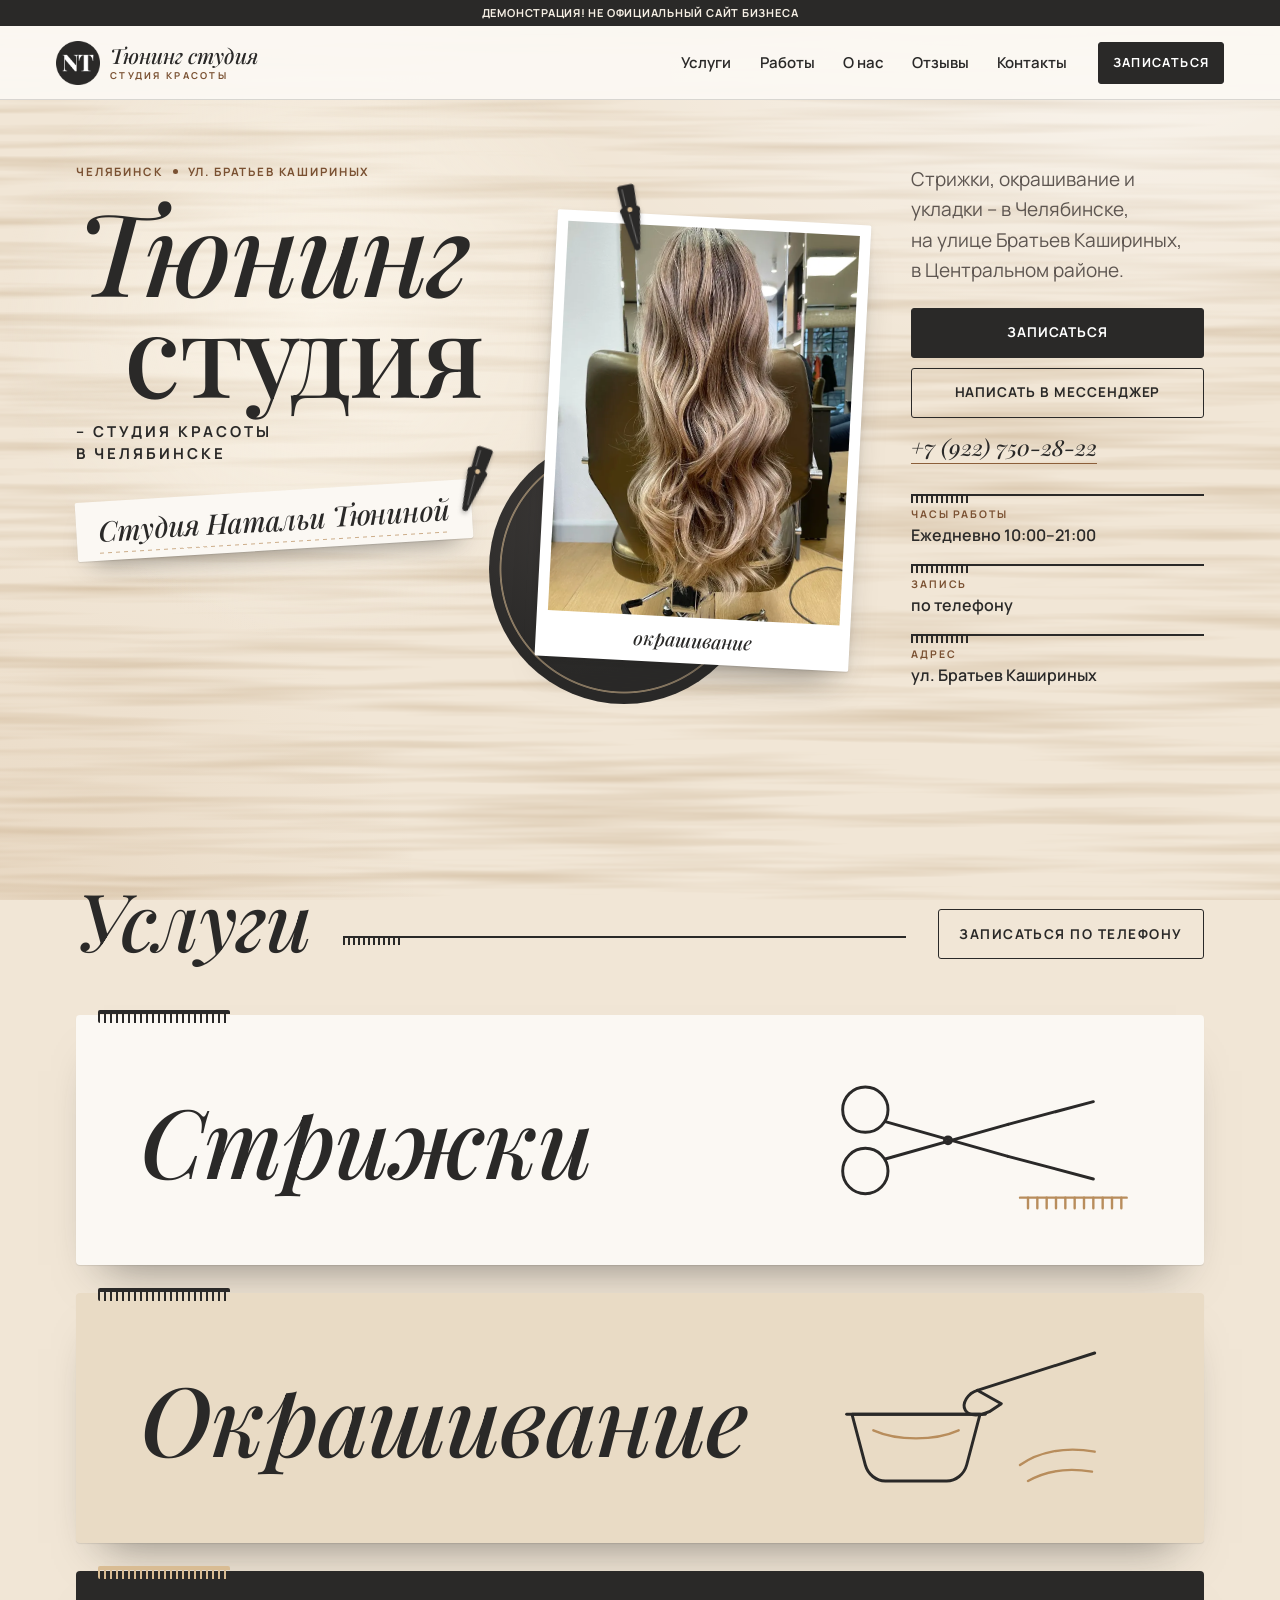
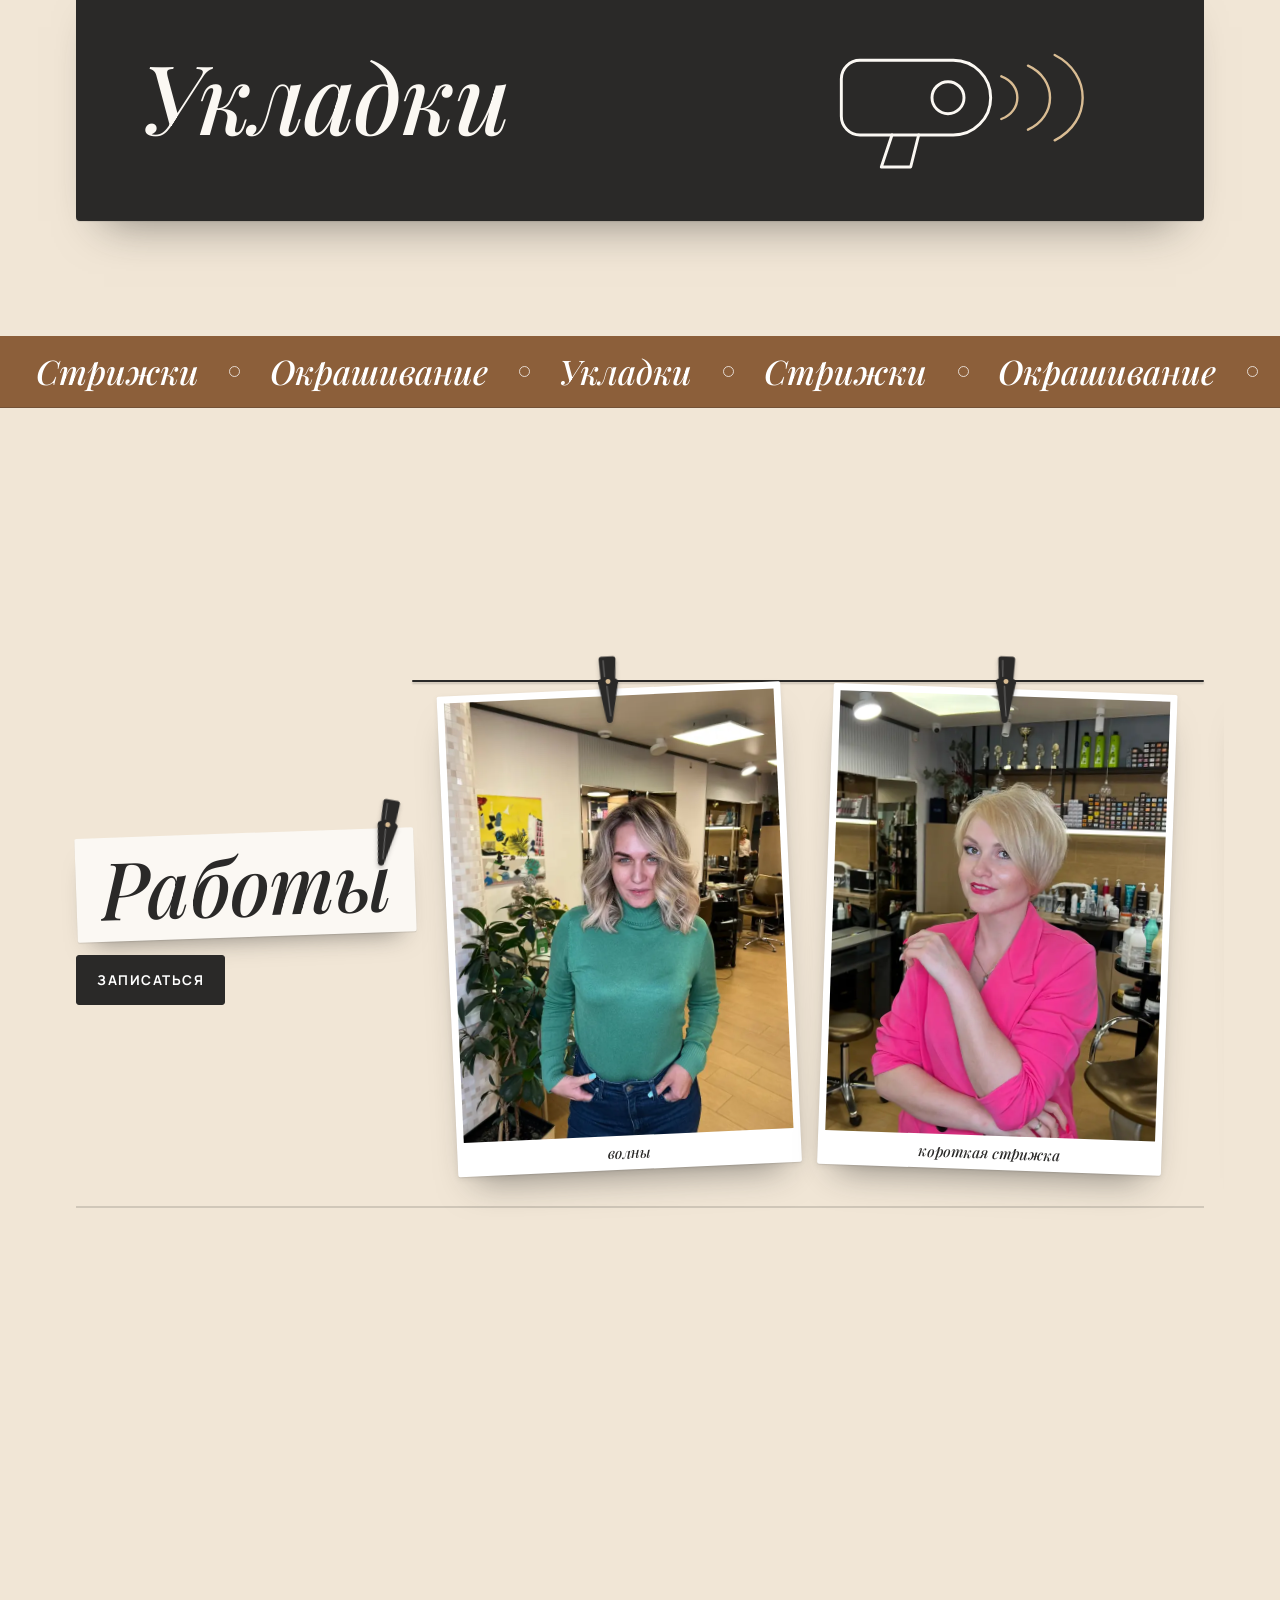
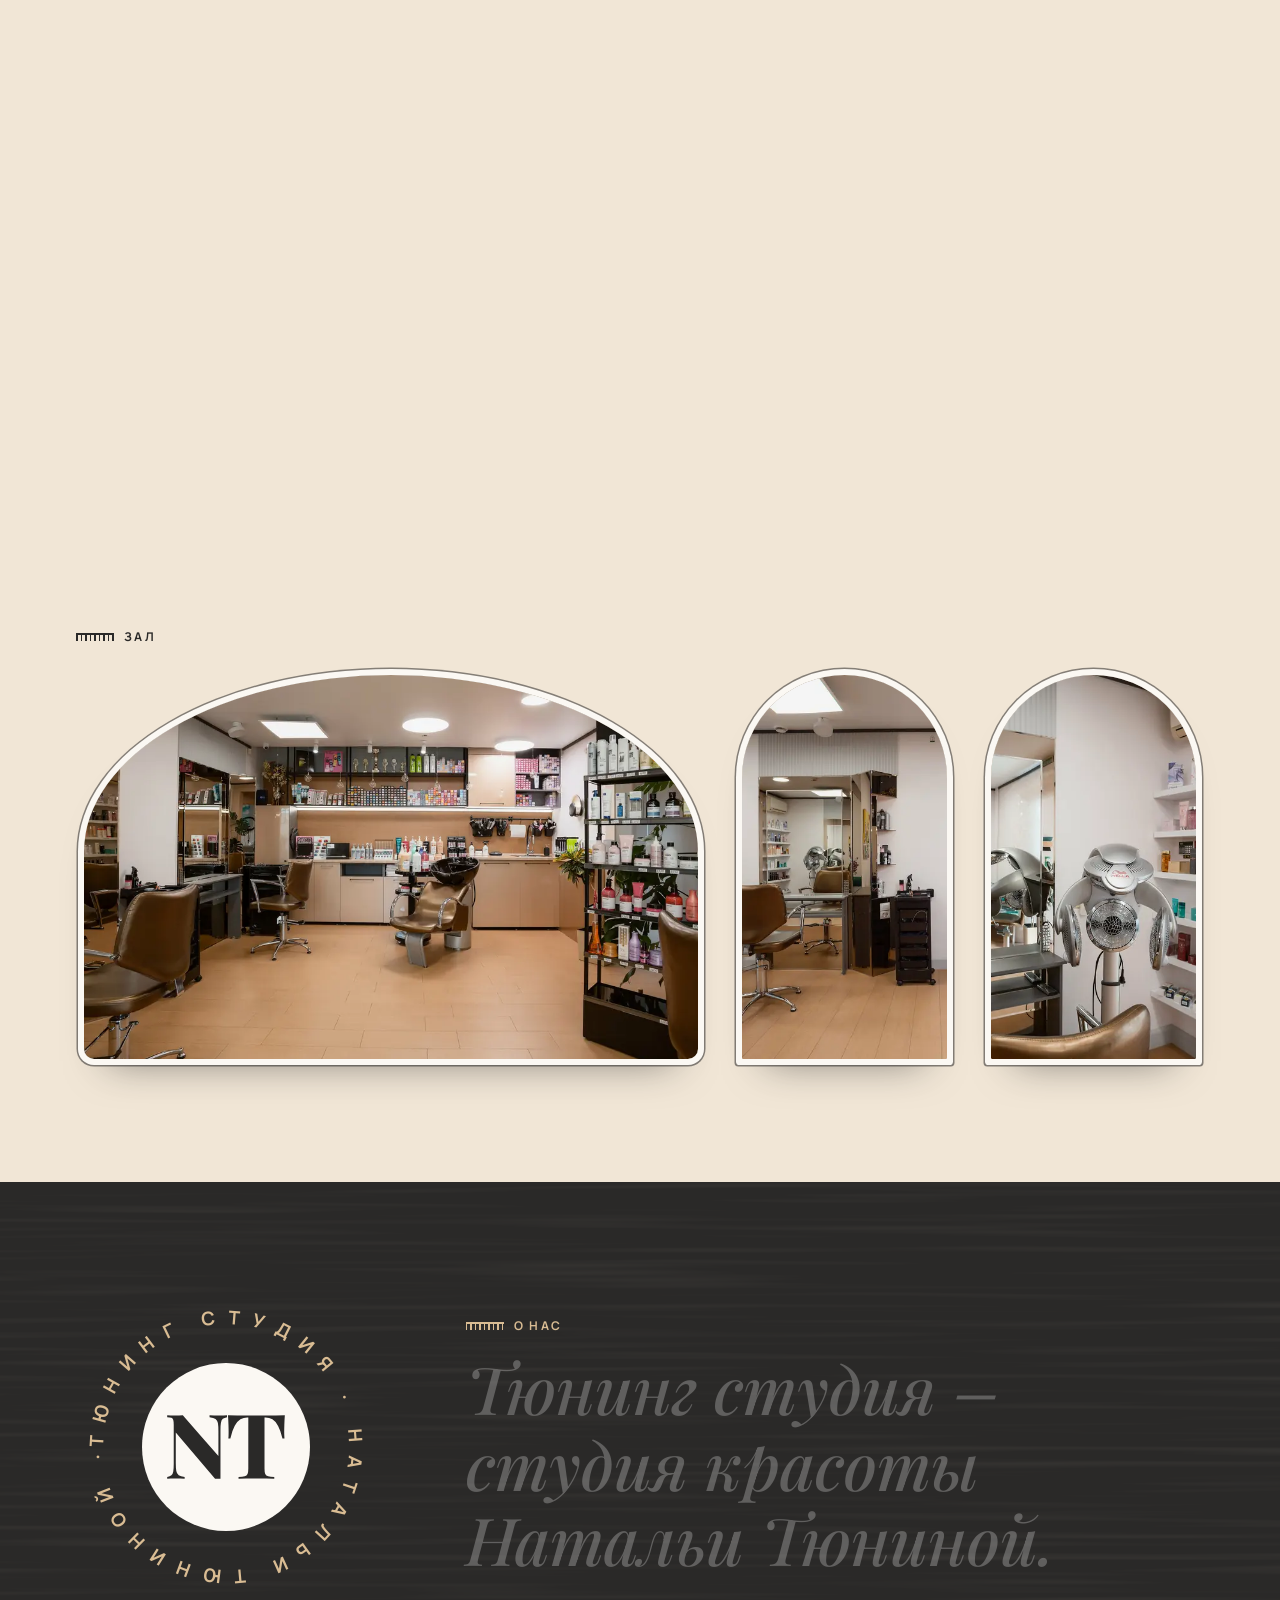
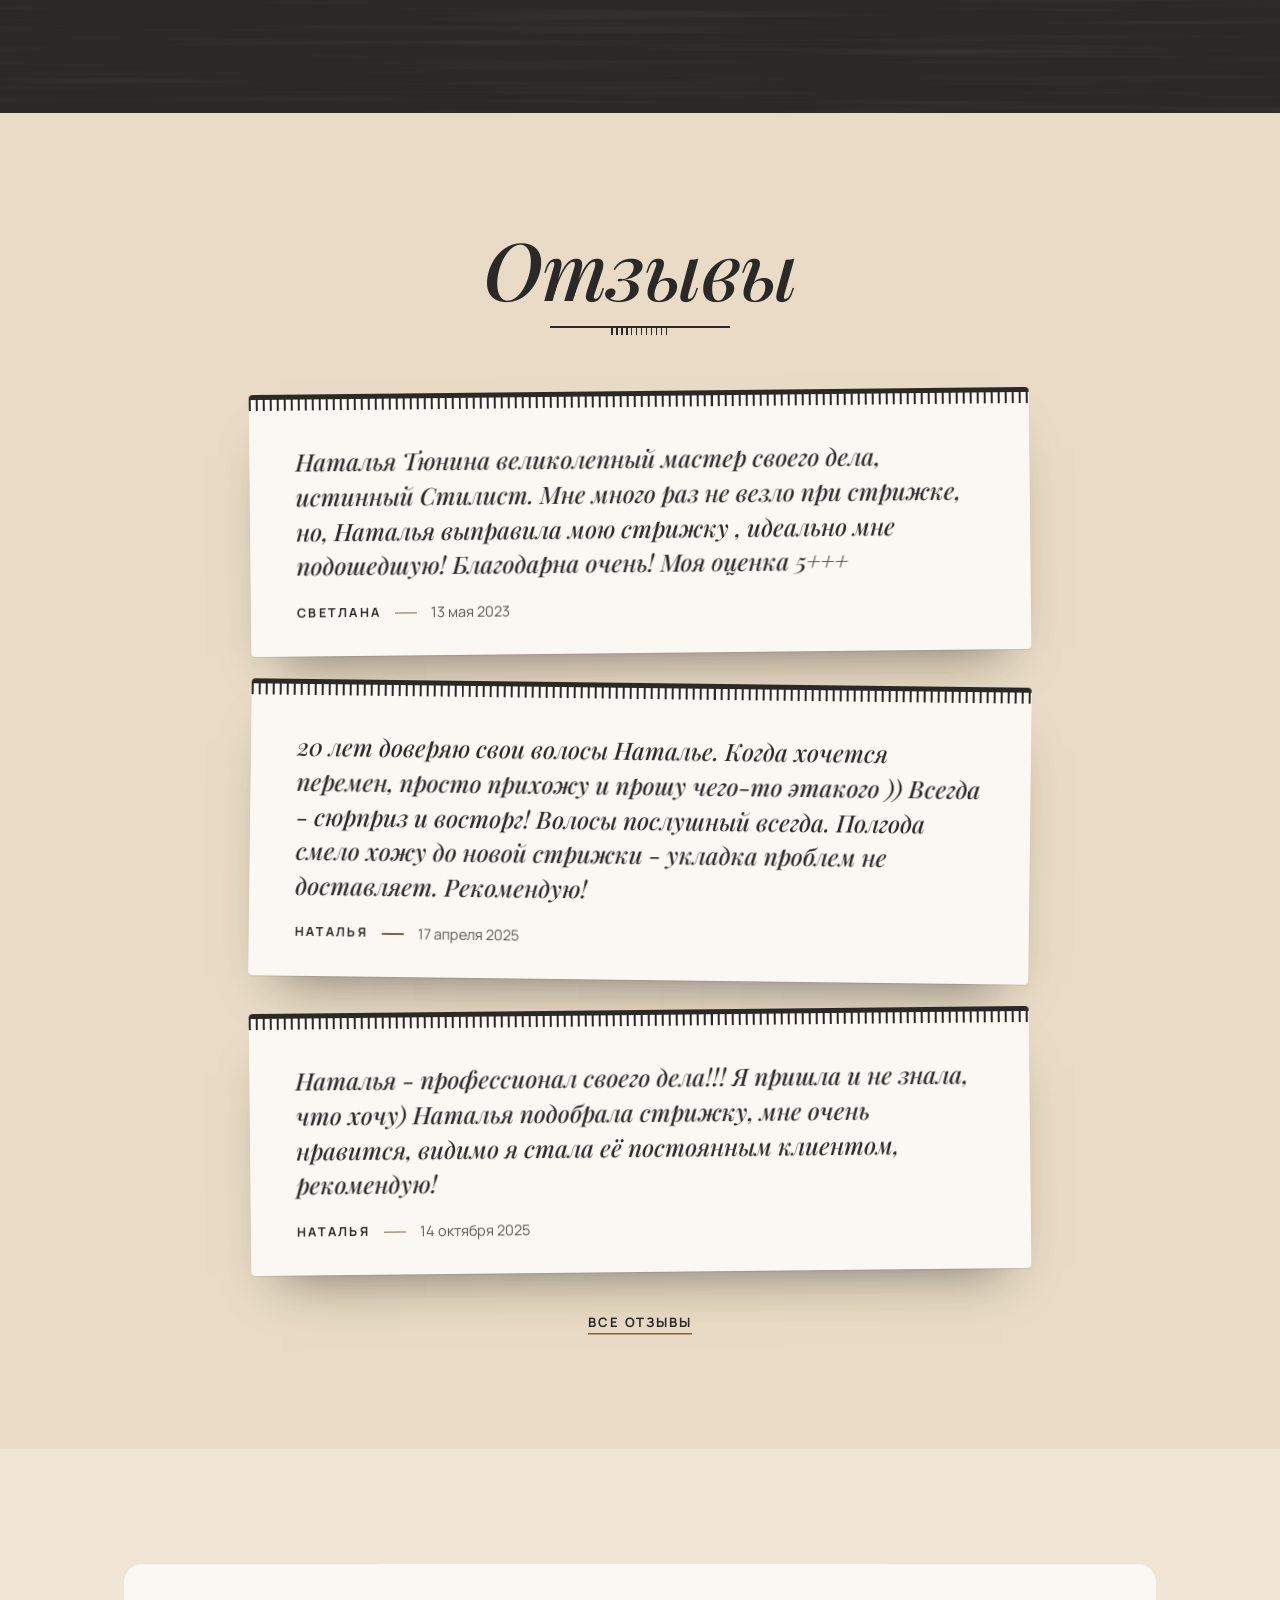
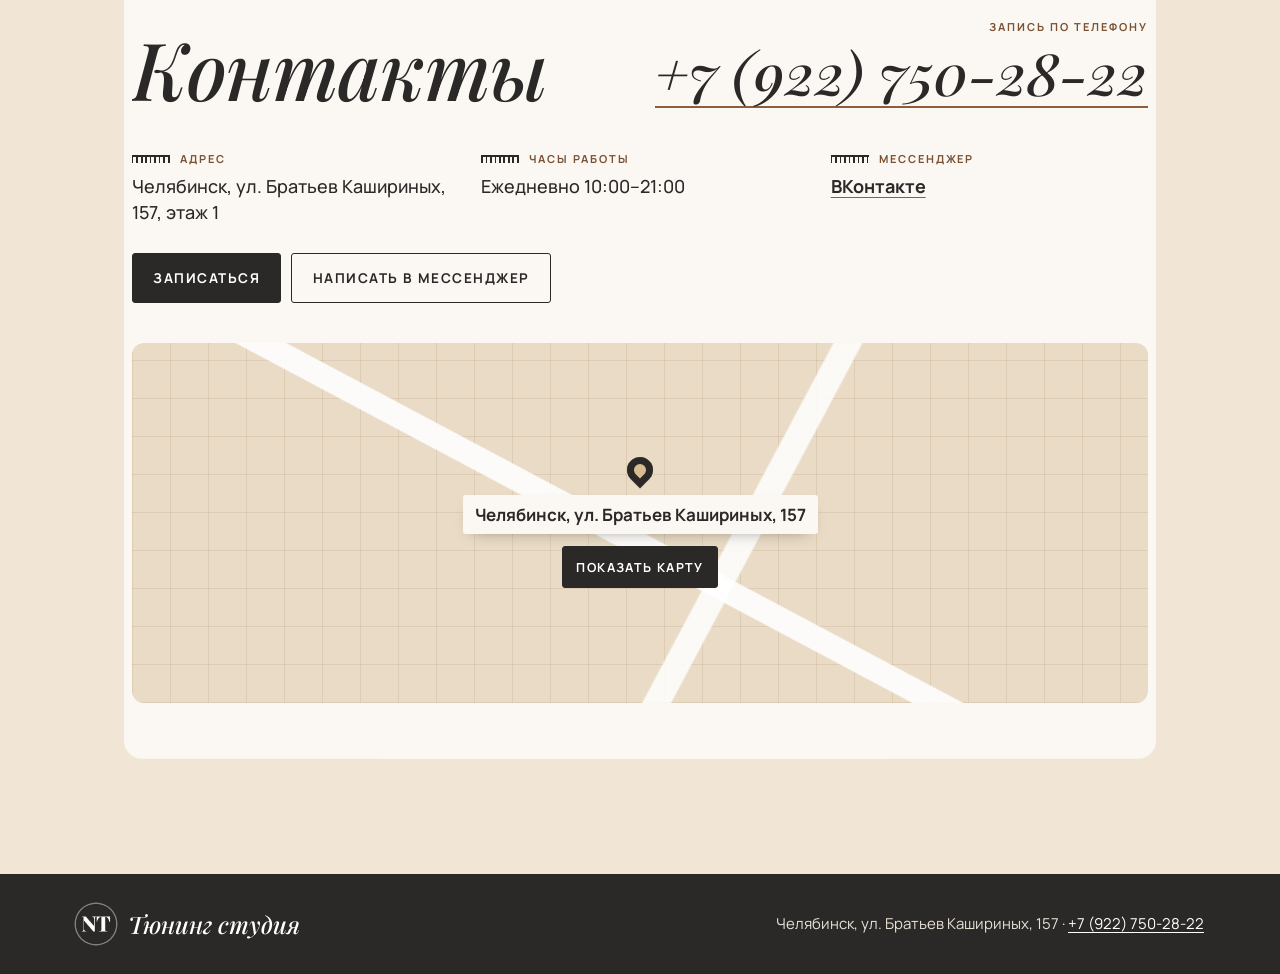
<file: index.html>
<!DOCTYPE html>
<html lang="ru">
<head>
<meta charset="utf-8">
<meta name="viewport" content="width=device-width, initial-scale=1.0">
<meta name="robots" content="noindex, nofollow">
<title>Тюнинг студия · студия красоты в Челябинске</title>
<meta name="description" content="Тюнинг студия · студия красоты Натальи Тюниной в Челябинске: стрижки, окрашивание и укладки на улице Братьев Кашириных. Запись по телефону, ежедневно.">
<meta name="theme-color" content="#2a2928">
<link rel="icon" sizes="any" href="logos/favicon.ico">
<link rel="icon" type="image/png" sizes="32x32" href="logos/favicon-32x32.png">
<link rel="apple-touch-icon" sizes="180x180" href="logos/apple-touch-icon.png">
<link rel="preload" href="fonts/playfair-i500.woff2" as="font" type="font/woff2" crossorigin>
<link rel="preload" href="fonts/playfair-500.woff2" as="font" type="font/woff2" crossorigin>
<link rel="preload" href="fonts/manrope-var.woff2" as="font" type="font/woff2" crossorigin>
<link rel="stylesheet" href="css/fonts.css">
<link rel="stylesheet" href="css/styles.css">
<script>(function(h){if(window.matchMedia&&matchMedia('(prefers-reduced-motion: no-preference)').matches){h.classList.add('m-on');setTimeout(function(){if(!h.classList.contains('m-ready'))h.classList.remove('m-on')},2500)}})(document.documentElement)</script>
<script src="js/station.js" defer></script>
</head>
<body>
<a class="skip" href="#main">К содержанию</a>
<div class="board" aria-hidden="true"></div>
<div class="spot" aria-hidden="true"></div>
<svg class="sprite" aria-hidden="true" focusable="false">
  <symbol id="clip" viewBox="0 0 22 70"><path class="clip__body" d="M5.2 1.5h11.6c1.6 0 2.7 1.2 2.6 2.8l-1.1 19.4c3 1.2 3.3 3.6 2.3 5.6L13.9 66c-.6 2.6-5.2 2.6-5.8 0L1.4 29.3C.4 27.3.7 24.9 3.7 23.7L2.6 4.3C2.5 2.7 3.6 1.5 5.2 1.5z"/><path class="clip__shine" d="M7 5.5l.7 16M9.6 31l2.6 30"/><circle class="clip__pin" cx="11" cy="26.5" r="3.2"/></symbol>
  <symbol id="nt" viewBox="0 0 100 100"><circle cx="50" cy="50" r="50"/><path class="nt__l" transform="translate(13.27 68.9) scale(.0533)" d="M700.3995361328125 -708.0V-688.0Q669.5994873046875 -683.0000610351562 653.699462890625 -669.2001342773438Q637.7994384765625 -655.4002075195312 632.5994262695312 -626.2003479003906Q627.3994140625 -597.00048828125 627.3994140625 -544.000732421875V1.00006103515625Q614.1995239257812 -0.59991455078125 599.0996704101562 -0.59991455078125Q583.9998168945312 -0.59991455078125 566.7999877929688 1.00006103515625L128.4002685546875 -516.001953125V-179.9990234375Q128.4002685546875 -119.19940185546875 134.10028076171875 -86.6995849609375Q139.80029296875 -54.19976806640625 160.9002685546875 -40.099853515625Q182.000244140625 -25.99993896484375 227.400146484375 -20.0V0.0Q207.8001708984375 -2.0 176.40020751953125 -2.5Q145.000244140625 -3.0 117.4002685546875 -3.0Q94.80023193359375 -3.0 71.30020141601562 -2.5Q47.8001708984375 -2.0 32.400146484375 0.0V-20.0Q64.00018310546875 -25.99993896484375 79.50021362304688 -39.29986572265625Q95.000244140625 -52.59979248046875 100.20025634765625 -82.29965209960938Q105.4002685546875 -111.99951171875 105.4002685546875 -163.999267578125V-602.0Q105.4002685546875 -639.0 100.20025634765625 -656.5Q95.000244140625 -674.0 79.1002197265625 -680.5Q63.2001953125 -687.0 32.400146484375 -688.0V-708.0Q47.8001708984375 -707.0 71.30020141601562 -706.0Q94.80023193359375 -705.0 117.4002685546875 -705.0Q141.80023193359375 -705.0 165.00018310546875 -706.0Q188.20013427734375 -707.0 206.60009765625 -708.0L604.3994140625 -253.5986328125V-528.0009765625Q604.3994140625 -589.0006103515625 598.6994018554688 -621.4004211425781Q592.9993896484375 -653.8002319335938 572.2994079589844 -668.400146484375Q551.5994262695312 -683.0000610351562 505.3995361328125 -688.0V-708.0Q524.99951171875 -707.0 556.4994812011719 -706.0Q587.9994506835938 -705.0 615.3994140625 -705.0Q638.9994506835938 -705.0 662.0994873046875 -706.0Q685.1995239257812 -707.0 700.3995361328125 -708.0Z M1346.198974609375 -708.0Q1342.198974609375 -653.2002563476562 1340.698974609375 -602.1004943847656Q1339.198974609375 -551.000732421875 1339.198974609375 -524.0008544921875Q1339.198974609375 -502.40081787109375 1340.198974609375 -483.00079345703125Q1341.198974609375 -463.60076904296875 1342.198974609375 -450.000732421875H1319.198974609375Q1299.399169921875 -539.200439453125 1270.9994201660156 -590.5002746582031Q1242.5996704101562 -641.8001098632812 1207.3997497558594 -663.4000549316406Q1172.1998291015625 -685.0 1130.7994995117188 -685.0H1119.1988525390625V-113.60003662109375Q1119.1988525390625 -72.800048828125 1127.4988403320312 -52.800048828125Q1135.798828125 -32.800048828125 1159.3988037109375 -26.60003662109375Q1182.998779296875 -20.4000244140625 1228.19873046875 -20.0V0.0Q1194.9988403320312 -1.20001220703125 1139.3990783691406 -2.100006103515625Q1083.79931640625 -3.0 1023.599609375 -3.0Q964.9998168945312 -3.0 913.1000061035156 -2.100006103515625Q861.2001953125 -1.20001220703125 829.2003173828125 0.0V-20.0Q874.4002685546875 -20.4000244140625 898.000244140625 -26.60003662109375Q921.6002197265625 -32.800048828125 929.9002075195312 -52.800048828125Q938.2001953125 -72.800048828125 938.2001953125 -113.60003662109375V-685.0H926.5995483398438Q885.3992309570312 -685.0 850.0993041992188 -663.4000549316406Q814.7993774414062 -641.8001098632812 786.7996215820312 -590.9002685546875Q758.7998657226562 -540.0004272460938 738.2000732421875 -450.000732421875H715.2000732421875Q717.2000732421875 -463.60076904296875 717.7000732421875 -483.00079345703125Q718.2000732421875 -502.40081787109375 718.2000732421875 -524.0008544921875Q718.2000732421875 -551.000732421875 716.7000732421875 -602.1004943847656Q715.2000732421875 -653.2002563476562 711.2000732421875 -708.0Q758 -707 814.2998962402344 -706.0Q870.5997924804688 -705.0 926.9996948242188 -705.0Q983.3995971679688 -705.0 1029.1995239257812 -705.0Q1074.9994506835938 -705.0 1131.2993469238281 -705.0Q1187.5992431640625 -705.0 1243.9991455078125 -706.0Q1300.3990478515625 -707.0 1346.198974609375 -708.0Z"/></symbol>
</svg>

<div class="top" data-top>
  <p class="demo">ДЕМОНСТРАЦИЯ! НЕ ОФИЦИАЛЬНЫЙ САЙТ БИЗНЕСА</p>
  <header class="bar">
    <a class="sign" href="#top" aria-label="Тюнинг студия, в начало страницы">
      <img class="sign__mark" src="logos/logo.png" width="44" height="44" alt="">
      <span class="sign__txt" aria-hidden="true"><b>Тюнинг студия</b><small>студия красоты</small></span>
    </a>
    <nav class="nav" id="nav" aria-label="Разделы">
      <a href="#services">Услуги</a>
      <a href="#works">Работы</a>
      <a href="#about">О нас</a>
      <a href="#reviews">Отзывы</a>
      <a href="#contacts">Контакты</a>
    </nav>
    <a class="btn btn--sm bar__book" href="tel:+79227502822"><span>Записаться</span></a>
    <button class="burger" type="button" aria-expanded="false" aria-controls="nav" data-burger><span class="sr">Меню</span><i aria-hidden="true"></i></button>
  </header>
</div>
<div class="top-sp" aria-hidden="true"></div>

<main id="main">

<section class="hero" id="top" aria-labelledby="h1">
  <div class="wrap hero__in">
    <div class="hero__head">
      <p class="brow"><span>Челябинск</span><span>ул. Братьев Кашириных</span><span class="brow__x">Центральный район</span></p>
      <h1 id="h1" data-rv="w" data-hero="0"><span class="h1a">Тюнинг</span> <span class="h1b">студия</span> <span class="h1c">– студия красоты в&nbsp;Челябинске</span></h1>
      <p class="note" data-rv="note" data-hero="420"><svg class="note__clip" aria-hidden="true" focusable="false"><use href="#clip"/></svg><span>Студия Натальи Тюниной</span></p>
    </div>
    <div class="hero__act">
      <p class="lead">Стрижки, окрашивание и укладки – в&nbsp;Челябинске, на&nbsp;улице Братьев Кашириных, в&nbsp;Центральном районе.</p>
      <div class="cta">
        <a class="btn" href="tel:+79227502822"><span>Записаться</span></a>
        <a class="btn btn--line" href="https://vk.ru/tuningstudia" target="_blank" rel="noopener"><span>Написать в мессенджер</span></a>
      </div>
      <p class="hero__tel"><a href="tel:+79227502822">+7 (922) 750-28-22</a></p>
    </div>
    <figure class="hero__pic">
      <span class="disc" aria-hidden="true" data-rv="disc" data-hero="120"></span>
      <div class="tilt" data-tilt>
        <div class="pol pol--hero" data-rv="pin" data-hero="200" style="--rot:3deg">
          <svg class="pol__clip" aria-hidden="true" focusable="false"><use href="#clip"/></svg>
          <img src="img/work-blond-long.webp" width="719" height="960" alt="Длинные волнистые волосы с мягким переходом от тёмных корней к блонду, вид со спины" fetchpriority="high">
          <span class="pol__cap" aria-hidden="true">окрашивание</span>
        </div>
      </div>
    </figure>
    <ul class="facts">
      <li><span class="comb" data-rv="line" data-hero="100"></span><small>Часы работы</small>Ежедневно 10:00–21:00</li>
      <li><span class="comb" data-rv="line" data-hero="200"></span><small>Запись</small>по телефону</li>
      <li><span class="comb" data-rv="line" data-hero="300"></span><small>Адрес</small>ул. Братьев Кашириных</li>
    </ul>
  </div>
</section>

<section class="sec svc" id="services" aria-labelledby="svc-h">
  <div class="wrap">
    <div class="sec__head lead-line">
      <h2 class="h2" id="svc-h" data-rv="w">Услуги</h2>
      <span class="comb" data-rv="line"></span>
      <a class="btn btn--line" href="tel:+79227502822" data-rv="up"><span>Записаться по телефону</span></a>
    </div>
    <ul class="tools">
      <li class="tool tool--cut">
        <h3>Стрижки</h3>
        <svg class="tool__art" data-rv="draw" viewBox="0 0 240 120" aria-hidden="true" focusable="false"><g class="ln"><circle cx="34" cy="38" r="17"/><circle cx="34" cy="84" r="17"/><path d="M49 47l92 26M49 75l92-26"/><path d="M141 49l64-17M141 73l64 17"/><circle cx="96" cy="61" r="2.6"/></g><g class="ln ln--soft"><path d="M150 104h80"/><path d="M156 104v8M163 104v8M170 104v8M177 104v8M184 104v8M191 104v8M198 104v8M205 104v8M212 104v8M219 104v8M226 104v8"/></g></svg>
      </li>
      <li class="tool tool--colour">
        <h3>Окрашивание</h3>
        <svg class="tool__art" data-rv="draw" viewBox="0 0 240 120" aria-hidden="true" focusable="false"><g class="ln"><path d="M24 58h96l-10 38c-2 7-8 12-15 12H49c-7 0-13-5-15-12z"/><path d="M20 58h104"/><path d="M118 40l88-28"/><path d="M118 40c-7 2-12 10-9 15 3 5 12 4 18 1l9-6z"/></g><g class="ln ln--soft"><path d="M40 70c18 8 46 8 64 0"/><path d="M150 96c14-10 34-14 56-10"/><path d="M156 108c14-8 30-10 48-7"/></g></svg>
      </li>
      <li class="tool tool--style">
        <h3>Укладки</h3>
        <svg class="tool__art" data-rv="draw" viewBox="0 0 240 120" aria-hidden="true" focusable="false"><g class="ln"><path d="M30 34h70a28 28 0 0 1 0 56H30a14 14 0 0 1-14-14V48a14 14 0 0 1 14-14z"/><circle cx="96" cy="62" r="12"/><path d="M54 90l-8 24h22l6-24"/></g><g class="ln ln--soft"><path d="M136 46c16 6 16 26 0 32M156 38c22 10 22 38 0 48M176 30c28 14 28 50 0 64"/></g></svg>
      </li>
    </ul>
  </div>
</section>

<div class="run" role="presentation">
  <div class="run__t">
    <span><b>Стрижки</b><b>Окрашивание</b><b>Укладки</b><b>Стрижки</b><b>Окрашивание</b><b>Укладки</b></span>
    <span aria-hidden="true"><b>Стрижки</b><b>Окрашивание</b><b>Укладки</b><b>Стрижки</b><b>Окрашивание</b><b>Укладки</b></span>
  </div>
</div>

<section class="works" id="works" aria-labelledby="works-h">
  <div class="lane" data-lane="1.3">
    <div class="lane__pin">
      <div class="wrap lane__grid">
        <div class="works__note">
          <div class="card-note">
            <svg class="note__clip" aria-hidden="true" focusable="false"><use href="#clip"/></svg>
            <h2 class="h2" id="works-h" data-rv="w">Работы</h2>
          </div>
          <a class="btn" href="tel:+79227502822" data-rv="up"><span>Записаться</span></a>
        </div>
        <div class="lane__view">
          <ul class="lane__track" data-stagger>
            <li><figure class="hang" data-rv="pin" style="--rot:-2.6deg"><svg class="hang__clip" aria-hidden="true" focusable="false"><use href="#clip"/></svg><div class="pol"><img src="img/work-waves-mid.webp" width="660" height="880" loading="lazy" alt="Стрижка средней длины, светлые волосы уложены мягкими волнами"><figcaption class="pol__cap">волны</figcaption></div></figure></li>
            <li><figure class="hang" data-rv="pin" style="--rot:2deg"><svg class="hang__clip" aria-hidden="true" focusable="false"><use href="#clip"/></svg><div class="pol"><img src="img/work-short-blond.webp" width="660" height="880" loading="lazy" alt="Короткая женская стрижка, светлый блонд"><figcaption class="pol__cap">короткая стрижка</figcaption></div></figure></li>
            <li><figure class="hang" data-rv="pin" style="--rot:-1.6deg"><svg class="hang__clip" aria-hidden="true" focusable="false"><use href="#clip"/></svg><div class="pol"><img src="img/work-short-curls.webp" width="660" height="880" loading="lazy" alt="Короткая стрижка с текстурой и кудрями, каштановый цвет"><figcaption class="pol__cap">текстура</figcaption></div></figure></li>
            <li><figure class="hang" data-rv="pin" style="--rot:2.8deg"><svg class="hang__clip" aria-hidden="true" focusable="false"><use href="#clip"/></svg><div class="pol"><img src="img/work-curls-long.webp" width="660" height="823" loading="lazy" alt="Локоны на длинных тёмных волосах"><figcaption class="pol__cap">локоны</figcaption></div></figure></li>
          </ul>
        </div>
      </div>
      <div class="wrap"><div class="lane__bar" aria-hidden="true"><i></i></div></div>
    </div>
  </div>
  <div class="wrap hall">
    <h3 class="hall__h"><span class="comb comb--s" data-rv="line"></span>Зал</h3>
    <ul class="arches" data-stagger>
      <li class="arch arch--wide"><figure class="arch__f" data-rv="cur"><img src="img/hall-wide.webp" width="960" height="640" loading="lazy" alt="Зал: кресла цвета карамели, светлый пол под дуб, мойка и стеллаж с уходом"></figure></li>
      <li class="arch"><figure class="arch__f" data-rv="cur"><img src="img/hall-stations.webp" width="960" height="640" loading="lazy" alt="Рабочие места у зеркал, кресла и тележки мастеров"></figure></li>
      <li class="arch"><figure class="arch__f" data-rv="cur"><img src="img/hall-care.webp" width="960" height="640" loading="lazy" alt="Зона с климазонами и полки со средствами для ухода"></figure></li>
    </ul>
  </div>
</section>

<section class="about" id="about" aria-labelledby="about-h">
  <div class="wrap about__in">
    <div class="seal" aria-hidden="true">
      <svg class="seal__ring" viewBox="0 0 200 200" focusable="false"><defs><path id="ring" d="M100 100m-82 0a82 82 0 1 1 164 0a82 82 0 1 1 -164 0"/></defs><text><textPath href="#ring" textLength="512">ТЮНИНГ СТУДИЯ · НАТАЛЬИ ТЮНИНОЙ · </textPath></text></svg>
      <svg class="seal__nt" focusable="false"><use href="#nt"/></svg>
    </div>
    <div class="about__txt">
      <h2 class="kick" id="about-h"><span class="comb comb--s comb--light" data-rv="line"></span>О нас</h2>
      <p class="about__big" data-light>Тюнинг студия – студия красоты Натальи Тюниной.</p>
    </div>
  </div>
</section>

<section class="sec rev" id="reviews" aria-labelledby="rev-h">
  <div class="wrap">
    <div class="sec__head sec__head--c">
      <h2 class="h2" id="rev-h" data-rv="w">Отзывы</h2>
      <span class="comb" data-rv="line"></span>
    </div>
    <div class="combs">
      <article class="rc">
        <blockquote>Наталья Тюнина великолепный мастер своего дела, истинный Стилист. Мне много раз не везло при стрижке, но, Наталья выправила мою стрижку , идеально мне подошедшую! Благодарна очень! Моя оценка 5+++</blockquote>
        <footer><b>Светлана</b><time datetime="2023-05-13">13 мая 2023</time></footer>
      </article>
      <article class="rc">
        <blockquote>20 лет доверяю свои волосы Наталье. Когда хочется перемен, просто прихожу и прошу чего-то этакого )) Всегда - сюрприз и восторг! Волосы послушный всегда. Полгода смело хожу до новой стрижки - укладка проблем не доставляет. Рекомендую!</blockquote>
        <footer><b>Наталья</b><time datetime="2025-04-17">17 апреля 2025</time></footer>
      </article>
      <article class="rc">
        <blockquote>Наталья - профессионал своего дела!!! Я пришла и не знала, что хочу) Наталья подобрала стрижку, мне очень нравится, видимо я стала её постоянным клиентом, рекомендую!</blockquote>
        <footer><b>Наталья</b><time datetime="2025-10-14">14 октября 2025</time></footer>
      </article>
    </div>
    <p class="rev__all"><a href="https://yandex.ru/maps/org/tuning_studia/1195972811/reviews/" target="_blank" rel="noopener">Все отзывы</a></p>
  </div>
</section>

<section class="con" id="contacts" aria-labelledby="con-h">
  <div class="wrap">
    <div class="panel" data-panel>
      <div class="con__top">
        <h2 class="h2" id="con-h" data-rv="w">Контакты</h2>
        <p class="con__call"><small>Запись по телефону</small><a href="tel:+79227502822">+7 (922) 750-28-22</a></p>
      </div>
      <dl class="con__dl">
        <div><dt><span class="comb comb--s" data-rv="line"></span>Адрес</dt><dd><address>Челябинск, ул. Братьев Кашириных, 157, этаж&nbsp;1</address></dd></div>
        <div><dt><span class="comb comb--s" data-rv="line"></span>Часы работы</dt><dd>Ежедневно 10:00–21:00</dd></div>
        <div><dt><span class="comb comb--s" data-rv="line"></span>Мессенджер</dt><dd><a href="https://vk.ru/tuningstudia" target="_blank" rel="noopener">ВКонтакте</a></dd></div>
      </dl>
      <div class="cta">
        <a class="btn" href="tel:+79227502822"><span>Записаться</span></a>
        <a class="btn btn--line" href="https://vk.ru/tuningstudia" target="_blank" rel="noopener"><span>Написать в мессенджер</span></a>
      </div>
      <div class="map" data-map="https://yandex.ru/map-widget/v1/?oid=1195972811&amp;ol=biz&amp;z=17" data-title="Тюнинг студия на карте">
        <div class="map__ph">
          <span class="map__pin" aria-hidden="true"></span>
          <p>Челябинск, ул. Братьев Кашириных, 157</p>
          <button class="btn btn--sm" type="button"><span>Показать карту</span></button>
        </div>
      </div>
    </div>
  </div>
</section>

</main>

<footer class="ft">
  <div class="wrap ft__in">
    <p class="ft__name"><img src="logos/logo.png" width="40" height="40" alt="" loading="lazy"><span>Тюнинг студия</span></p>
    <p>Челябинск, ул. Братьев Кашириных, 157 · <a href="tel:+79227502822">+7 (922) 750-28-22</a></p>
  </div>
</footer>
</body>
</html>
</file>
<file: css/fonts.css>
@font-face{font-family:"Playfair Display";src:url("../fonts/playfair-i500.woff2") format("woff2");font-weight:500;font-style:italic;font-display:swap}
@font-face{font-family:"Playfair Display";src:url("../fonts/playfair-500.woff2") format("woff2");font-weight:500;font-style:normal;font-display:swap}
@font-face{font-family:"Manrope";src:url("../fonts/manrope-var.woff2") format("woff2");font-weight:400 700;font-style:normal;font-display:swap}
@font-face{font-family:"Playfair fb";src:local("Georgia");size-adjust:104%;ascent-override:96%}
@font-face{font-family:"Manrope fb";src:local("Arial");size-adjust:103%}
</file>
<file: css/styles.css>
/* Тюнинг студия · T3 «Доска» · станция мастера: светлый дуб, графит, карамель */
:root{
  --char:#2a2928;--char-2:#3a3836;--ink:#2a2928;--muted:#5d5550;
  --paper:#fbf8f3;--beige:#f1e6d6;--sand:#e9dbc5;--oak:#d9bc93;--oak-d:#b88d5c;--camel:#8c5f3a;--camel-t:#7a5132;
  --line:rgba(42,41,40,.16);
  --e:cubic-bezier(.16,1,.3,1);--pin:cubic-bezier(.34,1.5,.64,1);
  --top-h:104px;--pad:clamp(16px,4.4vw,56px);--sec:clamp(56px,9vw,128px);
  --serif:"Playfair Display","Playfair fb",Georgia,serif;--sans:"Manrope","Manrope fb",Arial,sans-serif;
}
*,*::before,*::after{box-sizing:border-box}
html,body{overflow-x:clip}
html{scroll-behavior:smooth;-webkit-text-size-adjust:100%}
@media (prefers-reduced-motion:reduce){html{scroll-behavior:auto}}
body{margin:0;font:400 17px/1.6 var(--sans);font-variant-numeric:lining-nums;color:var(--ink);background:var(--beige)}
img{display:block;max-width:100%;height:auto}
a{color:inherit}
h1,h2,h3,p,figure,blockquote,dl,dd{margin:0}
ul{margin:0;padding:0;list-style:none}
:focus-visible{outline:3px solid var(--camel);outline-offset:3px;border-radius:3px}
.sr{position:absolute!important;width:1px;height:1px;overflow:hidden;clip-path:inset(50%);white-space:nowrap}
.sprite{position:absolute;width:0;height:0;overflow:hidden}
.skip{position:fixed;left:12px;top:-80px;z-index:100;background:var(--char);color:#fff;padding:10px 14px;border-radius:4px;text-decoration:none}
.skip:focus{top:calc(var(--top-h) + 8px)}
.wrap{width:100%;max-width:1240px;margin-inline:auto;padding-inline:var(--pad)}
[id]{scroll-margin-top:calc(var(--top-h) + 14px)}

/* board: light oak veneer on a fixed layer + light spot */
.board{position:fixed;inset:0;height:100lvh;z-index:-2;pointer-events:none;background:
  radial-gradient(900px 520px at 88% 6%,rgba(255,255,255,.55),transparent 62%),
  radial-gradient(700px 600px at 0% 100%,rgba(184,141,92,.16),transparent 60%),
  url("data:image/svg+xml,%3Csvg xmlns='http://www.w3.org/2000/svg' width='2600' height='1400'%3E%3Cfilter id='g'%3E%3CfeTurbulence type='fractalNoise' baseFrequency='.0025 .07' numOctaves='3' seed='11' stitchTiles='stitch'/%3E%3CfeColorMatrix values='0 0 0 0 .55 0 0 0 0 .4 0 0 0 0 .24 0 0 0 1.05 -.45'/%3E%3C/filter%3E%3Crect width='100%25' height='100%25' filter='url(%23g)'/%3E%3C/svg%3E"),var(--beige)}
.spot{position:fixed;left:0;top:0;width:640px;height:640px;z-index:-1;pointer-events:none;border-radius:50%;
  background:radial-gradient(closest-side,rgba(255,250,240,.7),transparent);opacity:0;transition:opacity .6s}
.spot.spot-on{opacity:1}

/* comb rule: spine + a run of teeth (drawn lines) */
.comb{display:block;height:9px;color:var(--char);transform-origin:0 50%;
  background:linear-gradient(currentColor,currentColor) 0 0/100% 2px no-repeat,
  repeating-linear-gradient(90deg,currentColor 0 1.5px,transparent 1.5px 5px) 0 2px/58px 7px no-repeat}
.comb--s{display:inline-block;width:38px;height:8px;vertical-align:middle;margin-right:10px;
  background:linear-gradient(currentColor,currentColor) 0 0/100% 2px no-repeat,repeating-linear-gradient(90deg,currentColor 0 1.5px,transparent 1.5px 4.5px) 0 2px/100% 6px no-repeat}
.comb--light{color:var(--oak)}

/* duckbill clip */
.clip__body{fill:var(--char)}
.clip__shine{fill:none;stroke:rgba(255,255,255,.28);stroke-width:1.2;stroke-linecap:round}
.clip__pin{fill:var(--oak);stroke:var(--char);stroke-width:1.4}

/* buttons: graphite plate, camel sweep on hover */
.btn{position:relative;isolation:isolate;overflow:hidden;display:inline-flex;align-items:center;justify-content:center;min-height:50px;padding:.7em 1.5em;border-radius:3px;
  background:var(--char);color:#fff;border:1.5px solid var(--char);font:700 13.5px/1.2 var(--sans);letter-spacing:.11em;text-transform:uppercase;text-decoration:none;cursor:pointer;transition:color .35s,border-color .35s}
.btn::before{content:"";position:absolute;inset:0;z-index:-1;background:var(--camel);transform:scaleX(0);transform-origin:100% 50%;transition:transform .5s var(--e)}
.btn:hover::before{transform:scaleX(1);transform-origin:0 50%}
.btn:hover{border-color:var(--camel)}
.btn--line{background:transparent;color:var(--char)}
.btn--line::before{background:var(--char)}
.btn--line:hover{color:#fff;border-color:var(--char)}
.btn--sm{min-height:42px;padding:.55em 1.1em;font-size:12.5px}

/* demo strip + header (fixed) */
.top{position:fixed;inset:0 0 auto;z-index:50}
.top-sp{height:var(--top-h)}
.demo{display:flex;align-items:center;justify-content:center;min-height:26px;padding:5px 10px;text-align:center;background:var(--char);color:#f6efe4;
  font:700 10px/1.25 var(--sans);letter-spacing:.07em}
.bar{height:66px;display:flex;align-items:center;gap:10px;padding-inline:var(--pad);background:rgba(251,248,243,.96);border-bottom:1px solid var(--line)}
.sign{display:flex;align-items:center;gap:10px;margin-right:auto;text-decoration:none;min-width:0}
.sign__mark{width:44px;height:44px;flex:none}
.sign__txt{display:grid;line-height:1}
.sign__txt b{font:500 italic 21px/1.02 var(--serif);color:var(--char)}
.sign__txt small{margin-top:5px;font:700 9.5px/1 var(--sans);letter-spacing:.24em;text-transform:uppercase;color:var(--camel-t)}
.burger{width:44px;height:44px;flex:none;display:grid;place-items:center;border:1.5px solid var(--char);border-radius:3px;background:transparent;cursor:pointer}
.burger i,.burger i::before,.burger i::after{display:block;width:18px;height:1.5px;background:var(--char);transition:transform .3s var(--e),background .2s}
.burger i{position:relative}
.burger i::before,.burger i::after{content:"";position:absolute;left:0}
.burger i::before{top:-6px}.burger i::after{top:6px}
.menu-open .burger i{background:transparent}
.menu-open .burger i::before{transform:translateY(6px) rotate(45deg)}
.menu-open .burger i::after{transform:translateY(-6px) rotate(-45deg)}
.nav{display:none}
@media (max-width:999px){
  .nav{position:fixed;left:0;right:0;top:var(--top-h);display:flex;flex-direction:column;padding:6px var(--pad) 22px;background:var(--paper);border-bottom:1px solid var(--line);
    box-shadow:0 22px 34px -18px rgba(42,41,40,.35);visibility:hidden;opacity:0;translate:0 -8px;transition:opacity .25s,translate .3s var(--e),visibility 0s .3s}
  .menu-open .nav{visibility:visible;opacity:1;translate:0 0;transition:opacity .25s,translate .3s var(--e)}
  .nav a{display:flex;align-items:center;gap:14px;padding:13px 0;font:500 italic 26px/1.15 var(--serif);text-decoration:none;border-bottom:1px solid var(--line)}
  .nav a::before{content:"";width:20px;height:2px;background:var(--camel)}
}
@media (max-width:419px){
  .bar{gap:7px;padding-inline:12px;height:62px}
  .sign{gap:8px}
  .sign__mark{width:36px;height:36px}
  .sign__txt b{font-size:17px;max-width:5em}
  .sign__txt small{display:none}
  .bar__book{padding-inline:.85em;letter-spacing:.06em;font-size:12px}
  .burger{width:42px;height:42px}
}
@media (min-width:600px){.demo{font-size:11px}}
@media (min-width:1000px){
  .bar{height:74px;gap:clamp(16px,2.4vw,34px)}
  .burger{display:none}
  .nav{display:flex;gap:clamp(18px,2.2vw,32px)}
  .nav a{position:relative;padding:8px 0;text-decoration:none;font-weight:600;font-size:15px}
  .nav a::after{content:"";position:absolute;left:0;right:0;bottom:2px;height:1.5px;background:var(--camel);transform:scaleX(0);transform-origin:100% 50%;transition:transform .45s var(--e)}
  .nav a:hover::after{transform:scaleX(1);transform-origin:0 50%}
}

/* motion: hidden "before" states only under m-on; CSS default = final */
.w{display:inline-block;overflow:clip;padding-bottom:.16em;margin-bottom:-.16em;vertical-align:top}
.wi{display:inline-block;transition:translate 1s var(--e)}
h2 .wi{transition-duration:.9s}
html.m-on [data-rv="w"]:not(.in) .wi{translate:0 112%}
html.m-on h1[data-rv="w"]:not(.in){opacity:.001}
html.m-on h1[data-rv="w"]:has(.w):not(.in){opacity:1}
[data-rv="up"]{transition:opacity 1s var(--e),translate 1s var(--e);transition-delay:calc(var(--i,0) * 70ms)}
html.m-on [data-rv="up"]:not(.in){opacity:0;translate:0 40px}
[data-rv="line"]{transition:scale 1.1s var(--e)}
html.m-on [data-rv="line"]:not(.in){scale:0 1}
.lead-line [data-rv="up"]{transition-delay:200ms}
[data-rv="pin"]{rotate:var(--rot,0deg);transition:rotate 1.05s var(--pin),translate 1s var(--e),opacity .5s;transition-delay:calc(var(--i,0) * 80ms)}
html.m-on [data-rv="pin"]:not(.in){rotate:0deg;translate:0 30px}
[data-rv="cur"]{transition:clip-path 1.1s var(--e);transition-delay:calc(var(--i,0) * 90ms)}
[data-rv="cur"] img{transition:scale 1.4s var(--e);transition-delay:calc(var(--i,0) * 90ms)}
html.m-on [data-rv="cur"]:not(.in){clip-path:inset(100% 0 0 0)}
html.m-on [data-rv="cur"]:not(.in) img{scale:1.1}
[data-rv="cur"].done{clip-path:none}
[data-rv="cur"].done img{scale:none}
[data-rv="disc"]{transition:scale 1.1s var(--e),opacity .8s var(--e)}
html.m-on [data-rv="disc"]:not(.in){scale:.55;opacity:0}
[data-rv="note"]{transition:rotate 1s var(--pin),translate 1s var(--e),opacity .7s var(--e)}
html.m-on [data-rv="note"]:not(.in){rotate:0deg;translate:0 16px;opacity:0}
[data-rv="draw"]{transition:clip-path 1.3s var(--e) .15s}
html.m-on [data-rv="draw"]:not(.in){clip-path:inset(0 100% 0 0)}
.lw{transition:opacity .25s linear}

/* polaroid */
.pol{position:relative;background:#fff;padding:9px 9px 40px;border-radius:2px;
  box-shadow:0 1px 1px rgba(42,41,40,.1),0 2px 6px rgba(42,41,40,.08),0 22px 36px -18px rgba(42,41,40,.5)}
.pol img{width:100%;height:auto}
.pol__cap{position:absolute;left:0;right:0;bottom:9px;text-align:center;font:500 italic 17px/1.2 var(--serif);color:var(--char)}

/* HERO */
.hero{position:relative;padding-block:clamp(26px,5vw,64px) clamp(40px,6vw,88px)}
.hero__in{display:grid;gap:22px;grid-template-areas:"head" "act" "pic" "facts"}
.hero__head{grid-area:head}.hero__act{grid-area:act}.hero__pic{grid-area:pic}.facts{grid-area:facts}
.brow{display:flex;flex-wrap:wrap;align-items:center;gap:4px 0;font:700 11.5px/1.4 var(--sans);letter-spacing:.16em;text-transform:uppercase;color:var(--camel-t)}
.brow span+span::before{content:"";display:inline-block;width:5px;height:5px;margin:0 10px 2px;border-radius:50%;background:currentColor;vertical-align:middle}
.brow__x{display:none}
@media (min-width:480px) and (max-width:639px){.brow__x{display:inline}}
@media (max-width:359px){.brow{font-size:10.5px;letter-spacing:.1em}.brow span+span::before{margin-inline:7px}}
.hero h1{margin-top:18px;color:var(--char);font-weight:500}
.h1a,.h1b{display:block;font:500 italic clamp(60px,18.5vw,118px)/.9 var(--serif);letter-spacing:-.015em}
.h1b{font-style:normal;padding-left:.55em;margin-top:-.02em}
.h1c{display:block;margin-top:18px;max-width:22em;font:700 clamp(12.5px,3.3vw,15px)/1.45 var(--sans);letter-spacing:.2em;text-transform:uppercase;color:var(--char)}
.note{position:relative;display:inline-block;margin-top:26px;padding:12px 22px 13px;background:var(--paper);border-radius:2px;rotate:-3.5deg;
  box-shadow:0 1px 1px rgba(42,41,40,.12),0 16px 26px -16px rgba(42,41,40,.55);font:500 italic clamp(22px,5.4vw,29px)/1.2 var(--serif);color:var(--char)}
.note::after{content:"";position:absolute;left:22px;right:22px;bottom:7px;height:1px;background:repeating-linear-gradient(90deg,var(--oak-d) 0 4px,transparent 4px 8px);opacity:.7}
.note__clip,.pol__clip,.hang__clip{position:absolute;width:22px;height:70px;pointer-events:none;filter:drop-shadow(0 3px 2px rgba(42,41,40,.28))}
.note .note__clip{right:2px;top:-34px;rotate:18deg}
@media (min-width:640px){.note .note__clip{right:-16px;rotate:22deg}}
.lead{max-width:30em;font-size:clamp(17px,2.1vw,19px);line-height:1.6;color:var(--muted)}
.cta{display:flex;flex-wrap:wrap;gap:10px;margin-top:22px}
.hero__tel{margin-top:16px;font:500 italic 22px/1.2 var(--serif)}
.hero__tel a{text-decoration:none;background:linear-gradient(var(--camel),var(--camel)) 0 100%/100% 1px no-repeat;padding-bottom:2px}
.hero__pic{position:relative;justify-self:center;width:min(70vw,330px);margin:22px 0 10px}
.disc{position:absolute;left:-18%;bottom:-9%;width:86%;aspect-ratio:1;border-radius:50%;z-index:0;
  background:radial-gradient(circle,transparent 64%,rgba(217,188,147,.55) 64.4% 65%,transparent 65.4%),radial-gradient(circle at 35% 30%,#3d3a38,var(--char) 62%)}
.tilt{position:relative;z-index:1;transition:transform .5s var(--e);will-change:transform}
.pol--hero{padding:11px 11px 46px}
.pol--hero .pol__cap{bottom:12px;font-size:19px}
.pol--hero .pol__clip{left:20%;top:-30px;rotate:-14deg;z-index:2}
.facts{display:grid;gap:14px;margin-top:6px}
.facts li{display:grid;gap:3px;padding-top:14px;position:relative;font:600 16px/1.35 var(--sans)}
.facts .comb{position:absolute;left:0;right:0;top:0}
.facts small{font:700 10.5px/1.3 var(--sans);letter-spacing:.18em;text-transform:uppercase;color:var(--camel-t)}
@media (min-width:640px){
  .hero__in{grid-template-columns:minmax(0,1.15fr) minmax(0,.85fr);grid-template-areas:"head pic" "act pic" "facts facts";column-gap:44px;align-items:start}
  .hero__pic{width:100%;max-width:340px;margin:28px 0 0 auto}
  .h1a,.h1b{font-size:clamp(60px,11vw,100px)}
  .note{white-space:nowrap;font-size:clamp(22px,3.2vw,28px)}
  .facts{grid-template-columns:repeat(3,minmax(0,1fr));gap:26px}
}
@media (min-width:1000px){
  .hero{padding-block:clamp(40px,5vw,72px) clamp(56px,6vw,96px)}
  .hero__in{grid-template-columns:minmax(0,1.2fr) minmax(0,.9fr) minmax(0,.84fr);grid-template-areas:"head pic act" "head pic facts";column-gap:clamp(36px,4vw,60px);row-gap:28px}
  .h1a,.h1b{font-size:clamp(86px,9vw,118px)}
  .h1b{padding-left:.42em}
  .note{font-size:clamp(24px,2.2vw,29px)}
  .hero__pic{align-self:center;max-width:none;margin:30px 0 0}
  .hero__act{align-self:end}
  .hero__act .cta{flex-direction:column;align-items:stretch}
  .hero__act .btn{padding-inline:1em;letter-spacing:.07em}
  .facts{grid-template-columns:1fr;gap:18px;align-self:start}
}

/* sections */
.sec{padding-block:var(--sec)}
.h2{font:500 italic clamp(42px,8vw,80px)/1 var(--serif);color:var(--char);letter-spacing:-.01em}
.kick{display:flex;align-items:center;font:700 12px/1.3 var(--sans);letter-spacing:.2em;text-transform:uppercase}
.sec__head{display:grid;gap:18px;justify-items:start;margin-bottom:clamp(30px,5vw,56px)}
.sec__head .comb{width:min(260px,60%)}
.sec__head--c{justify-items:center;text-align:center}
.sec__head--c .comb{width:150px;background-position:0 0,50% 2px}
@media (min-width:900px){
  .sec__head{grid-template-columns:auto minmax(0,1fr) auto;align-items:end;column-gap:32px}
  .sec__head .comb{width:100%;margin-bottom:14px}
  .sec__head--c{grid-template-columns:1fr}
  .sec__head--c .comb{width:180px;margin:0}
}

/* WORKS: hanging frames on a rail (lane at ≥900 under motion, grid otherwise) */
.works{padding-top:var(--sec)}
.lane__grid{display:grid;gap:26px}
.works__note{display:grid;gap:18px;justify-items:start}
.card-note{position:relative;padding:10px 24px 14px;background:var(--paper);rotate:-2deg;border-radius:2px;box-shadow:0 1px 1px rgba(42,41,40,.12),0 16px 26px -16px rgba(42,41,40,.55)}
.card-note .note__clip{right:16px;top:-30px;rotate:12deg}
.lane__track{display:grid;grid-template-columns:repeat(2,minmax(0,1fr));gap:30px 18px;align-items:start}
.lane__track li{position:relative}
.lane__track li::before{content:"";position:absolute;left:-10px;right:-10px;top:25px;height:2px;background:var(--char);border-radius:2px;box-shadow:0 2px 2px rgba(42,41,40,.18)}
.hang{position:relative;padding-top:34px;transform-origin:50% 26px}
.hang__clip{left:50%;top:0;margin-left:-11px;z-index:2}
.hang .pol{padding:7px 7px 34px}
.hang .pol__cap{bottom:8px;font-size:15px}
.lane__track li:nth-child(even) .hang{margin-top:26px}
.lane__bar{display:none}
@media (hover:hover) and (pointer:fine){
  .hang.in:hover{animation:swing 1.3s var(--e)}
  @keyframes swing{0%{rotate:var(--rot)}30%{rotate:calc(var(--rot) * -1.4)}60%{rotate:calc(var(--rot) * 1.15)}100%{rotate:var(--rot)}}
}
@media (min-width:600px){.lane__track{grid-template-columns:repeat(4,minmax(0,1fr));gap:30px 22px}.lane__track li:nth-child(even) .hang{margin-top:22px}}
@media (min-width:900px){
  .lane__grid{grid-template-columns:280px minmax(0,1fr);column-gap:56px;align-items:center}
}
.lane-on .lane__pin{position:sticky;top:var(--top-h);height:calc(100svh - var(--top-h));display:flex;flex-direction:column;justify-content:center;overflow:clip}
.lane-on .lane__view{position:relative;min-width:0;overflow:clip;overflow-clip-margin:20px}
.lane-on .lane__view::before{content:"";position:absolute;left:0;right:0;top:calc(18px + 25px);height:2px;background:var(--char);border-radius:2px;box-shadow:0 2px 2px rgba(42,41,40,.2);z-index:0}
.lane-on .lane__track{display:flex;width:max-content;gap:54px;padding:18px 24px 30px;align-items:flex-start;will-change:transform}
.lane-on .lane__track li::before{display:none}
.lane-on .lane__track li:nth-child(even) .hang{margin-top:0}
.lane-on .lane__track img{width:auto;max-width:none;height:min(50svh,440px)}
.lane-on .lane__bar{display:block;height:2px;margin-top:6px;background:var(--line)}
.lane__bar i{display:block;height:2px;background:var(--camel);transform-origin:0 50%;transform:scaleX(0)}

/* hall: arched mirror frames */
.hall{padding-top:clamp(44px,7vw,96px)}
.hall__h{display:flex;align-items:center;margin-bottom:22px;font:700 12px/1.3 var(--sans);letter-spacing:.2em;text-transform:uppercase;color:var(--char)}
.arches{display:grid;grid-template-columns:repeat(2,minmax(0,1fr));gap:22px 18px}
.arch--wide{grid-column:1/-1}
.arch__f{--r:999px 999px 10px 10px;border-radius:var(--r);overflow:clip;aspect-ratio:3/4;
  box-shadow:0 0 0 6px var(--paper),0 0 0 7.5px rgba(42,41,40,.55),0 26px 40px -24px rgba(42,41,40,.6);margin:8px}
.arch--wide .arch__f{--r:50% 50% 10px 10px/42% 42% 10px 10px;aspect-ratio:16/10}
.arch__f img{width:100%;height:100%;object-fit:cover;border-radius:inherit}
.arch:nth-child(2) img{object-position:22% 50%}
.arch:nth-child(3) img{object-position:56% 50%}
@media (min-width:900px){
  .arches{grid-template-columns:1.7fr 1fr 1fr;gap:28px;align-items:end}
  .arch--wide{grid-column:auto}
  .arch__f{aspect-ratio:auto;height:clamp(300px,30vw,400px)}
  .arch--wide .arch__f{--r:50% 50% 10px 10px/46% 46% 10px 10px}
}

/* ABOUT: graphite band with the NT seal (the one dark section) */
.about{margin-top:var(--sec);padding-block:clamp(60px,9vw,120px);background:var(--char);color:#fff;transition:background-color .9s;position:relative;overflow:clip}
.about::before{content:"";position:absolute;inset:0;opacity:.26;pointer-events:none;
  background:url("data:image/svg+xml,%3Csvg xmlns='http://www.w3.org/2000/svg' width='2600' height='1000'%3E%3Cfilter id='g'%3E%3CfeTurbulence type='fractalNoise' baseFrequency='.0025 .14' numOctaves='2' seed='4' stitchTiles='stitch'/%3E%3CfeColorMatrix values='0 0 0 0 .85 0 0 0 0 .74 0 0 0 0 .58 0 0 0 .55 -.27'/%3E%3C/filter%3E%3Crect width='100%25' height='100%25' filter='url(%23g)'/%3E%3C/svg%3E")}
.about__in{position:relative;display:grid;gap:34px;justify-items:center;text-align:center}
.seal{position:relative;width:clamp(190px,46vw,300px);aspect-ratio:1}
.seal__ring{position:absolute;inset:0;width:100%;height:100%;fill:var(--oak);font:700 12.5px/1 var(--sans);letter-spacing:.2em}
.seal__nt{position:absolute;inset:22%;width:56%;height:56%;fill:var(--paper)}
.nt__l{fill:var(--char)}
.about .kick{justify-content:center;color:var(--oak)}
.about__big{margin-top:18px;max-width:15em;font:500 italic clamp(32px,6.4vw,66px)/1.14 var(--serif);color:#fff}
@media (min-width:900px){
  .about__in{grid-template-columns:auto minmax(0,1fr);justify-items:start;text-align:left;column-gap:clamp(48px,7vw,110px);align-items:center}
  .about .kick{justify-content:flex-start}
}
@supports (animation-timeline:view()){
  html.m-on .seal__ring{animation:turn linear both;animation-timeline:view()}
  @keyframes turn{from{rotate:-50deg}to{rotate:70deg}}
}

/* running line */
.run{overflow:clip;background:var(--camel);color:#fff;border-bottom:1px solid rgba(42,41,40,.25)}
.run__t{display:flex;width:max-content}
.run__t>span{display:flex;flex:none;padding-block:15px;font:500 italic clamp(22px,4vw,34px)/1.2 var(--serif);white-space:nowrap}
.run__t b{position:relative;font-weight:inherit;padding-inline:1.05em}
.run__t b::after{content:"";position:absolute;right:-6px;top:50%;width:11px;height:11px;margin-top:-5px;border-radius:50%;border:1.5px solid rgba(255,255,255,.75)}
@media (prefers-reduced-motion:no-preference){.run__t{animation:run 34s linear infinite}}
@keyframes run{to{transform:translateX(-50%)}}
@media (prefers-reduced-motion:reduce){
  .run__t{width:auto;justify-content:center}
  .run__t>span{flex-wrap:wrap;justify-content:center;white-space:normal}
  .run__t>span[aria-hidden]{display:none}
}

/* SERVICES: sticky stack of three station cards (names only) */
.tools{display:grid;gap:18px}
.tool{position:relative;min-width:0;display:grid;align-content:space-between;gap:18px;min-height:210px;padding:34px 22px 22px;border-radius:4px;background:var(--paper);color:var(--char);
  box-shadow:0 1px 1px rgba(42,41,40,.1),0 28px 44px -28px rgba(42,41,40,.55)}
.tool::before{content:"";position:absolute;left:22px;top:-5px;width:132px;height:13px;color:var(--char);
  background:linear-gradient(currentColor,currentColor) 0 0/100% 4px no-repeat,repeating-linear-gradient(90deg,currentColor 0 2px,transparent 2px 6px) 0 4px/100% 9px no-repeat;border-radius:2px}
.tool h3{min-width:0;font:500 italic clamp(36px,11vw,96px)/1 var(--serif);letter-spacing:-.01em}
.tool__art{justify-self:end;width:min(62%,300px);height:auto}
.ln{fill:none;stroke:currentColor;stroke-width:2.2;stroke-linecap:round;stroke-linejoin:round}
.ln--soft{stroke:var(--oak-d);stroke-width:1.8}
.tool{transition:translate .5s var(--e),box-shadow .5s var(--e)}
@media (hover:hover) and (pointer:fine){.tool:hover{translate:0 -4px;box-shadow:0 1px 1px rgba(42,41,40,.1),0 36px 54px -30px rgba(42,41,40,.6)}}
.tool--colour{background:var(--sand)}
.tool--style{background:var(--char);color:var(--paper)}
.tool--style::before{color:var(--oak)}
.tool--style .ln--soft{stroke:var(--oak)}
html.m-on .tools .tool{position:sticky;top:calc(var(--top-h) + 18px + var(--k,0) * 14px)}
.tool:nth-child(2){--k:1}.tool:nth-child(3){--k:2}
@media (min-width:700px){
  .tool{grid-template-columns:minmax(0,1fr) auto;align-items:center;min-height:250px;padding:44px clamp(28px,5vw,64px) 36px}
  .tool__art{width:clamp(220px,30vw,320px)}
  .tools{gap:28px}
}

/* REVIEWS: comb cards in a sticky stack (soft tone shift) */
.rev{background:var(--sand);transition:background-color .9s}
.combs{display:grid;gap:20px;max-width:780px;margin-inline:auto}
.rc{position:relative;padding:40px 22px 22px;background:var(--paper);border-radius:4px;box-shadow:0 1px 1px rgba(42,41,40,.1),0 30px 50px -30px rgba(42,41,40,.6)}
.rc::before{content:"";position:absolute;left:0;right:0;top:0;height:16px;border-radius:4px 4px 0 0;
  background:linear-gradient(var(--char),var(--char)) 0 0/100% 5px no-repeat,repeating-linear-gradient(90deg,var(--char) 0 2px,transparent 2px 7px) 0 5px/100% 11px no-repeat}
.rc:nth-child(odd){rotate:-.6deg}.rc:nth-child(even){rotate:.7deg}
.rc blockquote{font:500 italic clamp(18px,2.6vw,24px)/1.45 var(--serif);color:var(--char)}
.rc footer{display:flex;flex-wrap:wrap;align-items:center;gap:6px 14px;margin-top:18px;font-size:14.5px;color:var(--muted)}
.rc footer b{font:700 12.5px/1.3 var(--sans);letter-spacing:.18em;text-transform:uppercase;color:var(--char)}
.rc footer b::after{content:"";display:inline-block;width:22px;height:1.5px;margin-left:14px;background:var(--camel);vertical-align:middle}
html.m-on .combs .rc{position:sticky;top:calc(var(--top-h) + 22px + var(--k,0) * 12px)}
.rc:nth-child(2){--k:1}.rc:nth-child(3){--k:2}
.rev__all{margin-top:34px;text-align:center}
.rev__all a{font:700 13px/1.3 var(--sans);letter-spacing:.14em;text-transform:uppercase;text-decoration:none;padding-bottom:4px;background:linear-gradient(var(--camel),var(--camel)) 0 100%/100% 1.5px no-repeat}
@media (min-width:700px){.rc{padding:50px 46px 32px}.combs{gap:30px}}

/* CONTACTS: final paper panel; the phone is the booking */
.con{padding-block:var(--sec)}
.panel{background:var(--paper);border-radius:18px;padding:clamp(22px,4.4vw,56px);box-shadow:0 1px 1px rgba(42,41,40,.08),0 40px 70px -40px rgba(42,41,40,.55);
  clip-path:inset(0 var(--fx,0px) round 18px);--fx-max:22px}
@media (min-width:900px){.panel{--fx-max:48px}}
.con__top{display:grid;gap:18px}
.con__call small{display:block;font:700 11px/1.3 var(--sans);letter-spacing:.18em;text-transform:uppercase;color:var(--camel-t)}
.con__call a{display:inline-block;margin-top:6px;font:500 italic clamp(30px,7vw,58px)/1.1 var(--serif);text-decoration:none;color:var(--char);background:linear-gradient(var(--camel),var(--camel)) 0 100%/100% 2px no-repeat;padding-bottom:4px}
.con__dl{display:grid;gap:18px;margin-top:30px}
.con__dl dt{display:flex;align-items:center;font:700 11px/1.3 var(--sans);letter-spacing:.18em;text-transform:uppercase;color:var(--camel-t)}
.con__dl dd{margin-top:6px;font-size:18px;line-height:1.45;font-weight:500}
.con__dl address{font-style:normal}
.con__dl a{font-weight:700;text-underline-offset:4px;text-decoration-color:var(--camel)}
.panel .cta{margin-top:28px}
.map{position:relative;height:260px;margin-top:30px;border-radius:12px;overflow:clip;
  background:
   linear-gradient(28deg,transparent 46%,rgba(255,255,255,.9) 46.2% 49%,transparent 49.2%),
   linear-gradient(118deg,transparent 58%,rgba(255,255,255,.85) 58.2% 60.4%,transparent 60.6%),
   repeating-linear-gradient(0deg,rgba(140,95,58,.12) 0 1px,transparent 1px 38px),repeating-linear-gradient(90deg,rgba(140,95,58,.12) 0 1px,transparent 1px 38px),var(--sand)}
.map__ph{position:absolute;inset:0;display:grid;place-content:center;justify-items:center;gap:12px;text-align:center;padding:20px}
.map__ph p{font-weight:700;background:var(--paper);padding:6px 12px;border-radius:3px;box-shadow:0 6px 16px -10px rgba(42,41,40,.6)}
.map__pin{width:26px;height:26px;border-radius:50% 50% 50% 0;rotate:-45deg;background:var(--char);box-shadow:inset 0 0 0 7px var(--char),inset 0 0 0 13px var(--oak)}
.map iframe{position:absolute;inset:0;width:100%;height:100%;border:0}
@media (min-width:900px){
  .con__top{grid-template-columns:minmax(0,1fr) auto;align-items:end}
  .con__call{text-align:right}
  .con__dl{grid-template-columns:repeat(3,minmax(0,1fr));gap:32px;margin-top:44px}
  .map{height:360px;margin-top:40px}
}

/* footer */
.ft{background:var(--char);color:#e9e1d6;padding-block:30px;font-size:15px}
.ft__in{display:grid;gap:14px}
.ft__name{display:flex;align-items:center;gap:12px;font:500 italic 24px/1 var(--serif);color:#fff}
.ft__name img{width:40px;height:40px;box-shadow:0 0 0 1.5px rgba(255,255,255,.4);border-radius:50%}
.ft a{color:#fff;text-underline-offset:3px;white-space:nowrap}
@media (min-width:900px){.ft__in{grid-template-columns:auto 1fr;align-items:center}.ft__in p:last-child{text-align:right}}
</file>
